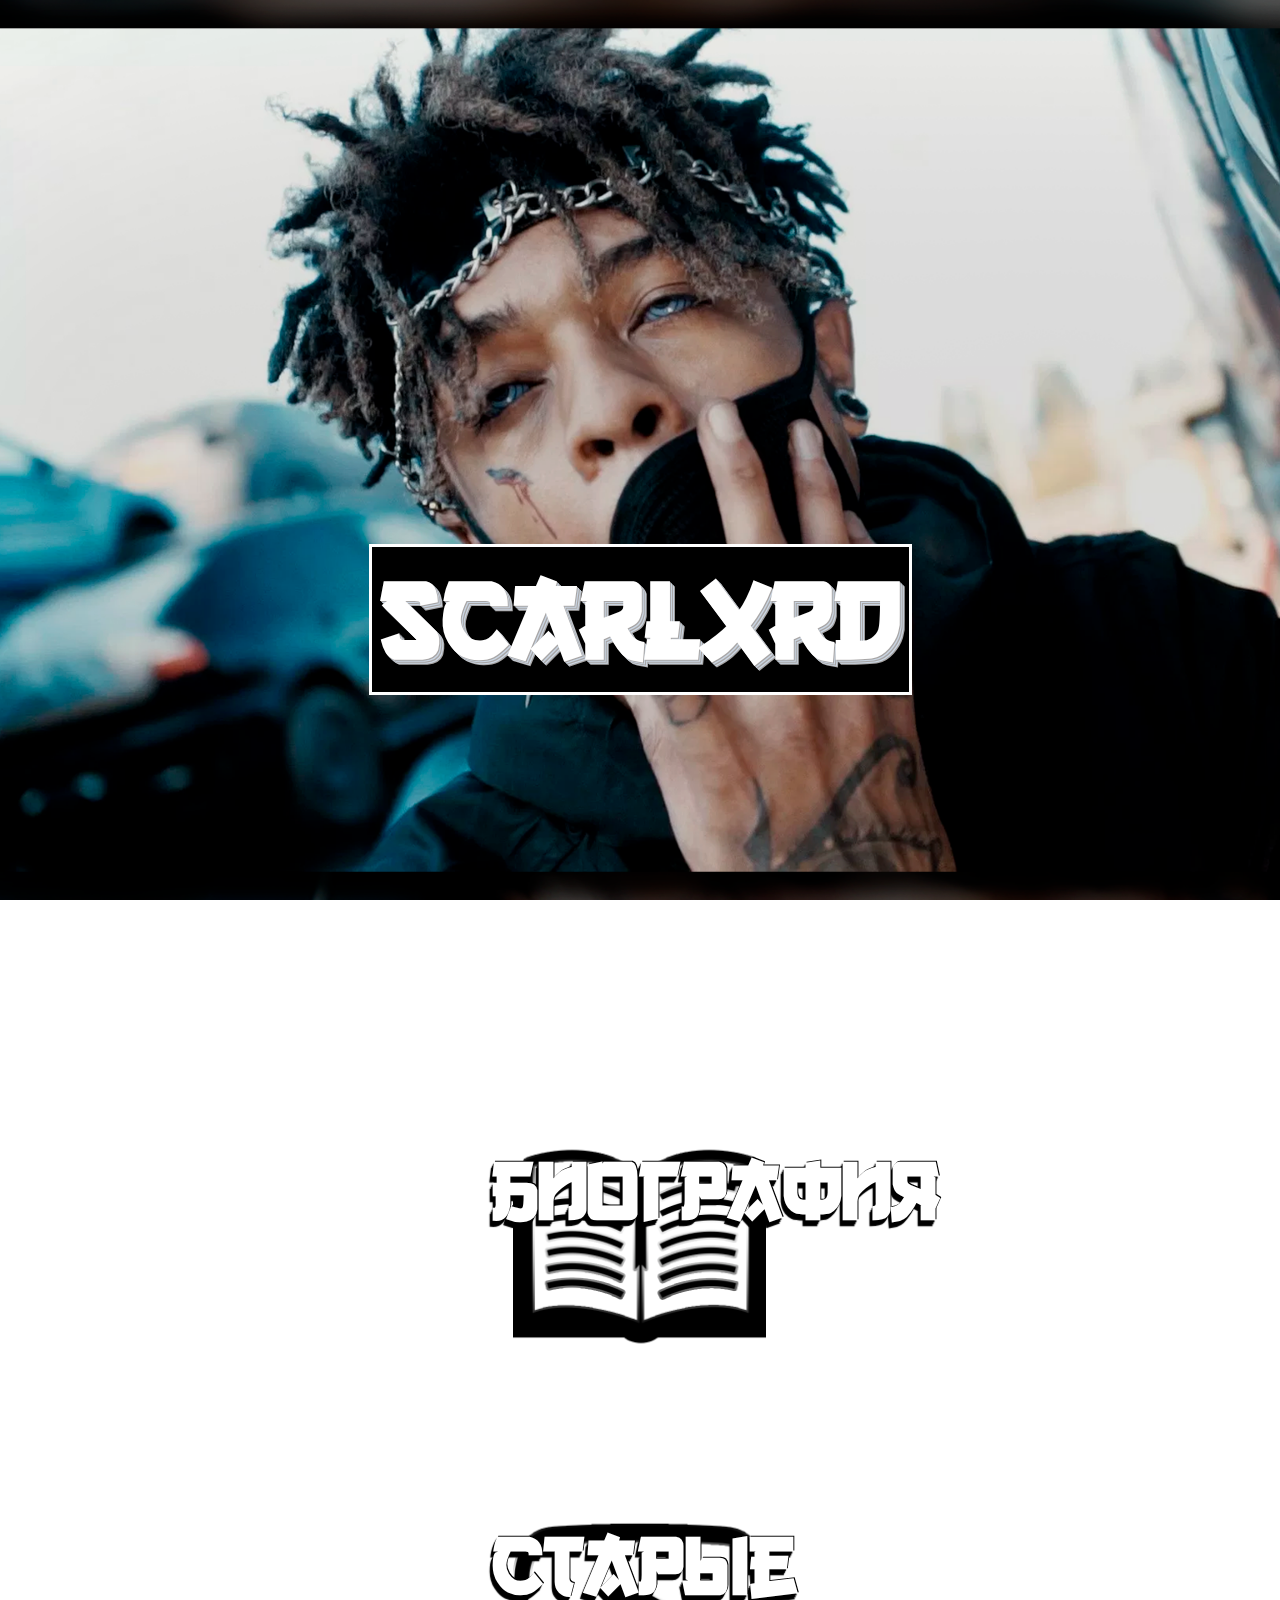
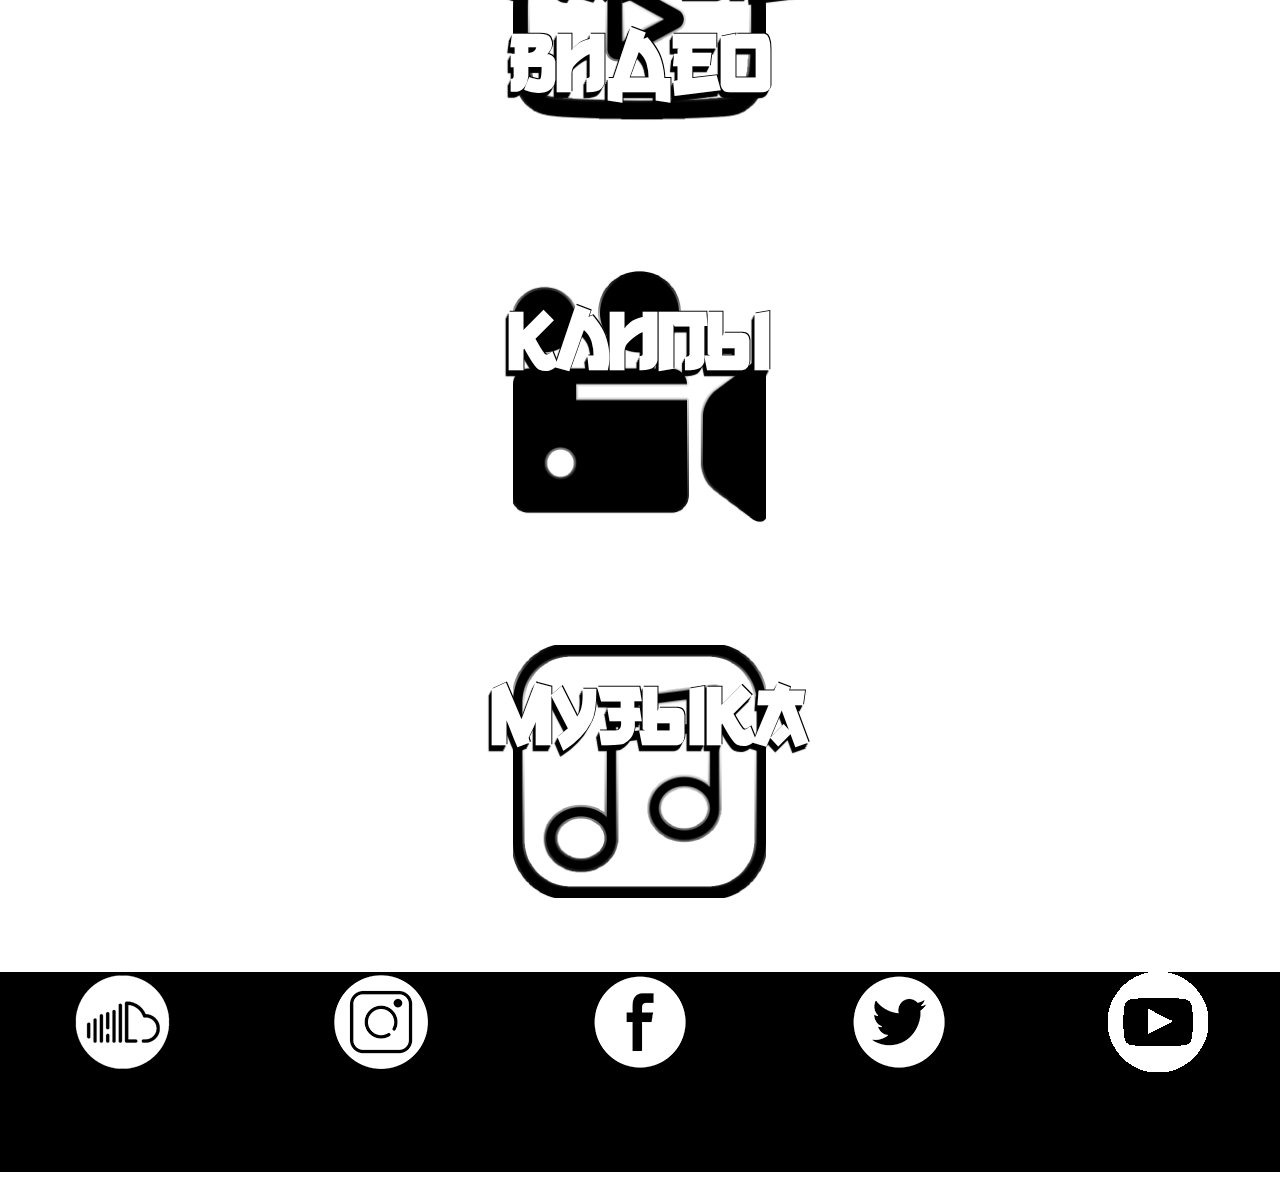
<file: index.html>
<!DOCTYPE html>
<html lang="ru">
<head>
    <meta charset="UTF-8">
    <title>SCARLXRD</title>
    <link rel=stylesheet
    href="style.css">
    <meta name="viewport"
          content="width=device-width,initial-scale=1">
</head>
<body>
    <header>
        <div class="head">
   <div class="head">
    <a class="guga" href="https://www.scarlxrd.com/"><h1 class="tuta">SCARLXRD</h1></a>
       
    </div>
        </div> 
     </header>
    <main>
    <div class="minue">
        
    <a class="first" href="indokcec.html"><h2>Биография</h2>
        
        </a>
        
    <a  class="first1" href="index3.html.html"><h2>Старые видео</h2>
                
        </a>
                            
        
    <a class="first2" href="index4.html"><h2>Клипы</h2>
         
        </a>
        
    <a class="first3" href="index5.html"><h2>Музыка</h2>
        </a>
    
        
        </div>
</main>
       
<footer>
 
    <div class="foot">
    
       <a href="https://soundcloud.com/scarlxrd"> <img src="soundcloud.png"></a>
      <a href="https://www.instagram.com/scarlxrd/"> <img src="ins.png"></a> 
       <a href="https://www.facebook.com/scarlxrd" ><img src="face.png"></a>
        <a href="https://twitter.com/scarlxrd" ><img src="twitter.png"></a>
        <a href="https://www.youtube.com/user/MazziMazVlogs" ><img src="youtube2.png"></a>
        
</div>
    
    </footer>




</body>
</html>
</file>
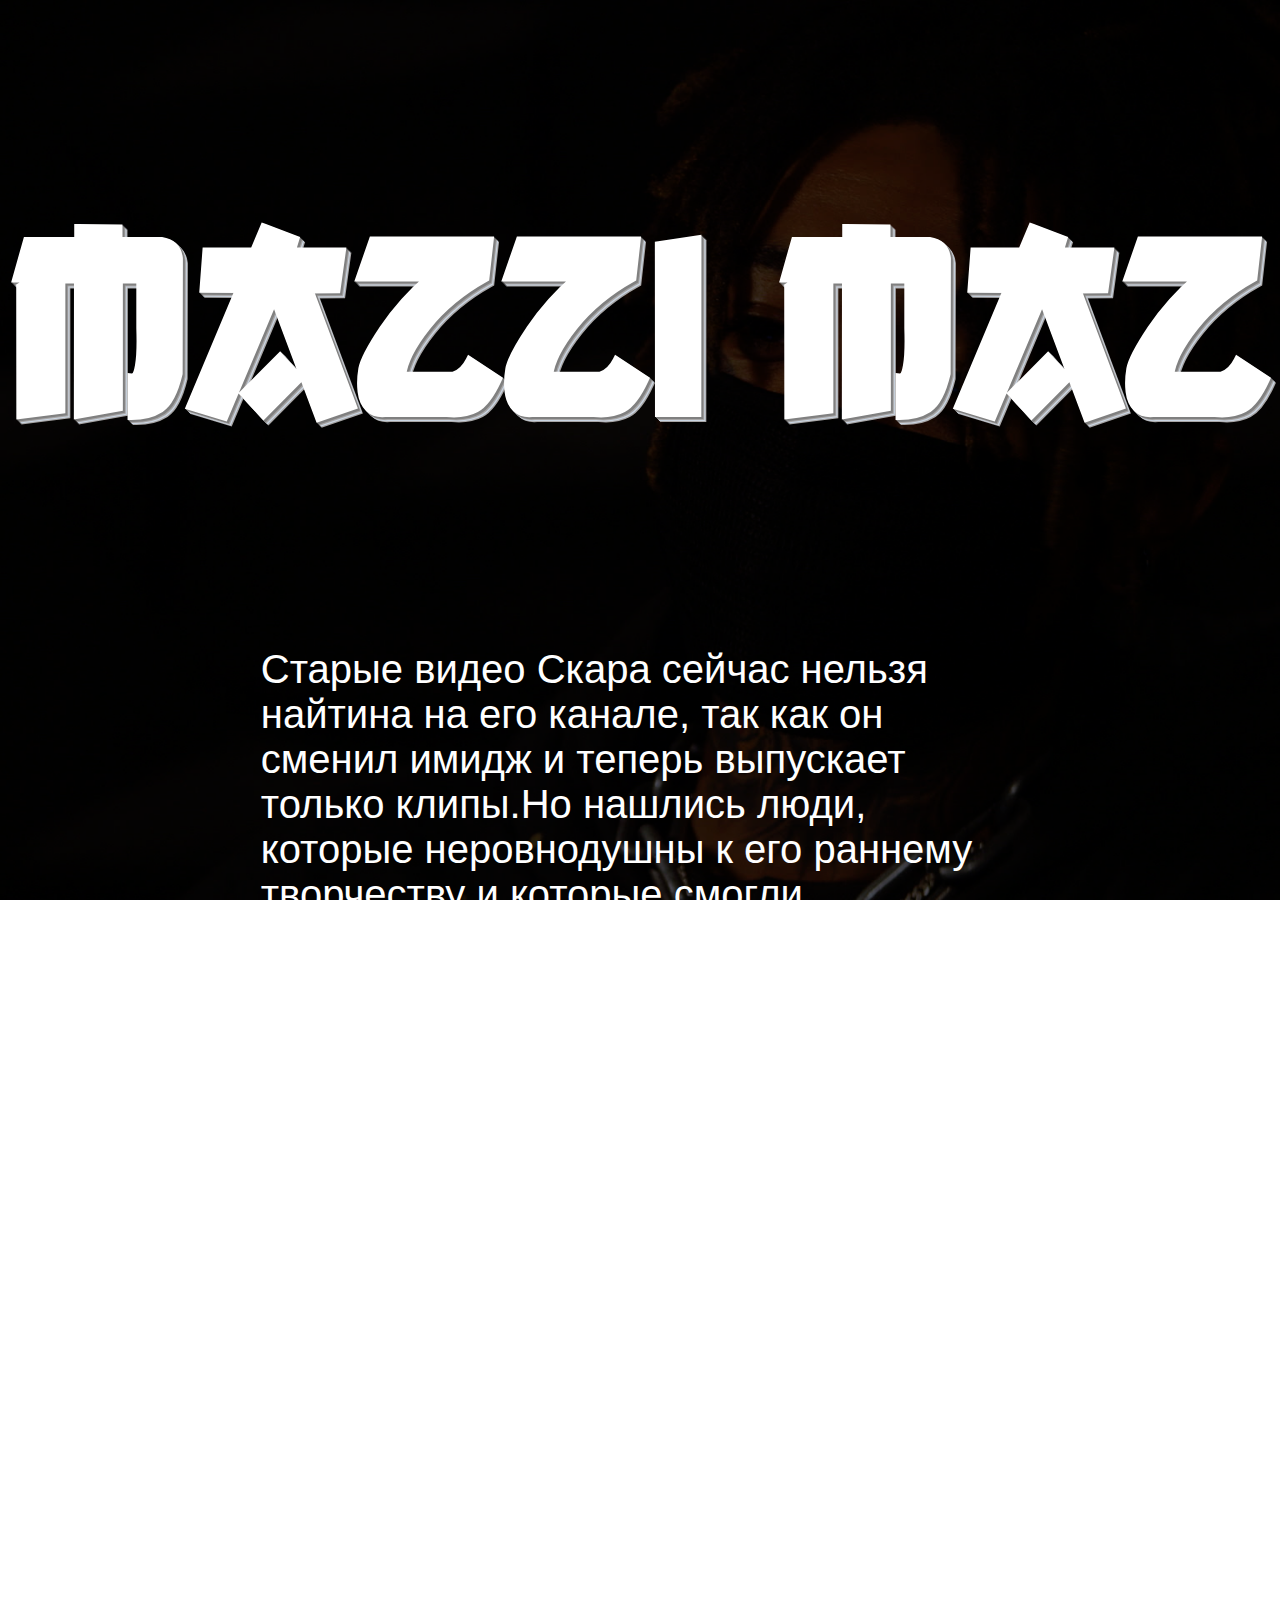
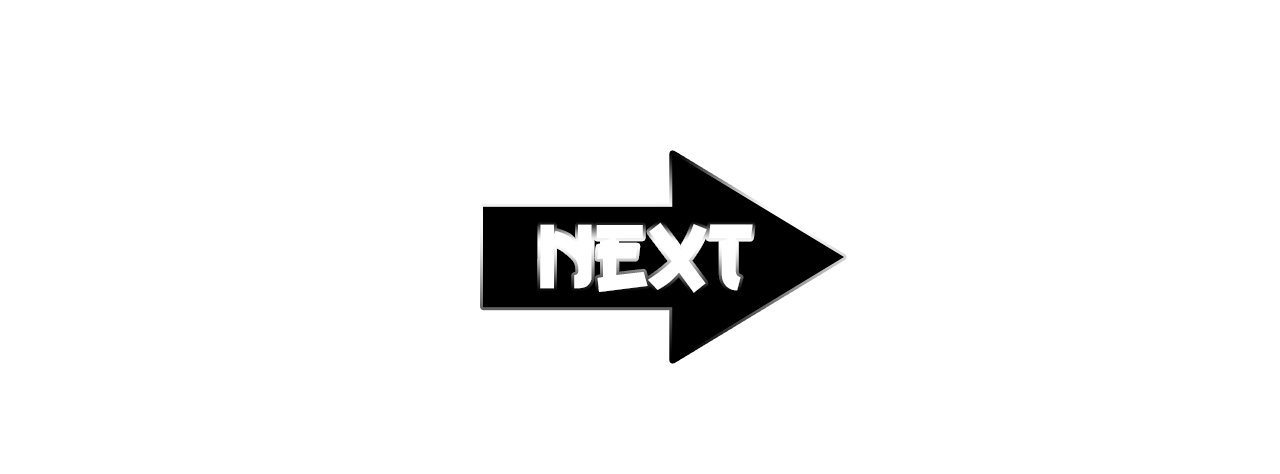
<file: index3.html.html>
<!DOCTYPE html>
<html lang="ru">
<head>
    <meta charset="UTF-8">
    <title>OLD VID</title>
    <link rel=stylesheet
    href="style3.css">
    <meta name="viewport"
          content="width=device-width,initial-scale=1">
</head>
<body>
    <header>
    <div class="tix">
    <h1>Mazzi Maz</h1>
        </div>
<div class="text">Старые видео Скара сейчас нельзя найтина на его канале, так как он сменил имидж
и теперь выпускает только клипы.Но нашлиcь люди, которые неровнодушны к его раннему 
творчеству и которые смогли перезалить все его старые видео на <b><a href="https://www.youtube.com/channel/UCDe-__yCfUt_xyEDfIGaLEw">Ютуб</a></b>.
    </div>
        </header>
    <main>
        <div class="all">
<div class="vidios">
    
    <div class="da">
    <iframe width="560" height="315" src="https://www.youtube.com/embed/w3O-_GCSv7E?controls=0" frameborder="0" allow="accelerometer; autoplay; encrypted-media; gyroscope; picture-in-picture" allowfullscreen></iframe>
    </div>
    
    <div class="da2">
    <iframe width="560" height="315" src="https://www.youtube.com/embed/CHI5w7jSSxs?controls=0" frameborder="0" allow="accelerometer; autoplay; encrypted-media; gyroscope; picture-in-picture" allowfullscreen></iframe>
    </div>
    
    <div class="da3">
    <iframe width="560" height="315" src="https://www.youtube.com/embed/DcOA23cxI4c?controls=0" frameborder="0" allow=" autoplay;  gyroscope" allowfullscreen></iframe>
    </div>
    
    </div>
    <div class="vidios2">
        
        <div class="da4">
    <iframe width="560" height="315" src="https://www.youtube.com/embed/Mu5BOwvYXyI?controls=0" frameborder="0" allow="accelerometer; autoplay; encrypted-media; gyroscope; picture-in-picture" allowfullscreen></iframe>
            </div>
        <div class="da5">
        <iframe width="560" height="315" src="https://www.youtube.com/embed/7DSpTc4DDGE?controls=0" frameborder="0" allow="accelerometer; autoplay; encrypted-media; gyroscope; picture-in-picture" allowfullscreen></iframe>
        </div>
        <div class="da6">
        <iframe width="560" height="315" src="https://www.youtube.com/embed/hxgiZLWmF3Q?controls=0" frameborder="0" allow="accelerometer; autoplay; encrypted-media; gyroscope; picture-in-picture" allowfullscreen></iframe>
        </div>
    </div>
            </div>
        </main>
    <footer>
            <div class="next">
        <a class="next" href="index4.html">
    <img src="next.png">
            </a>
            </div>
    </footer>
</body>
</html>
</file>
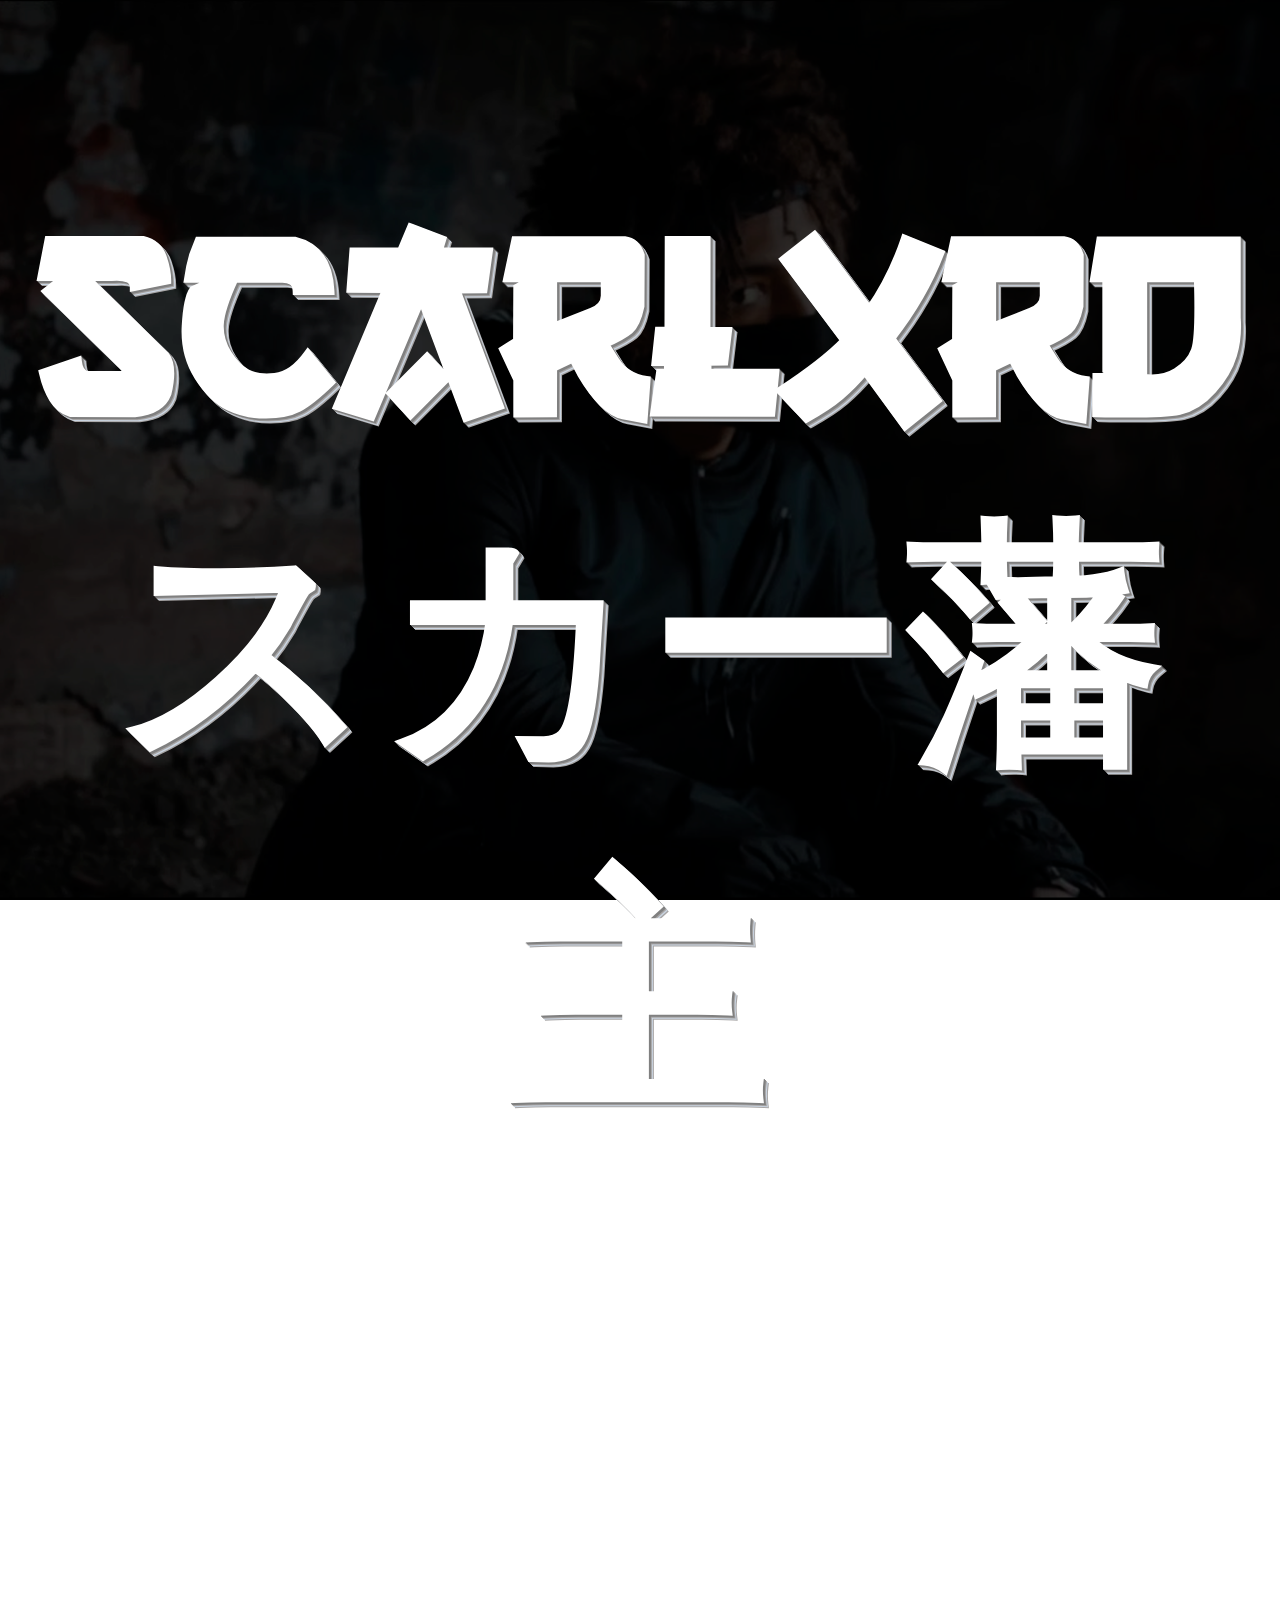
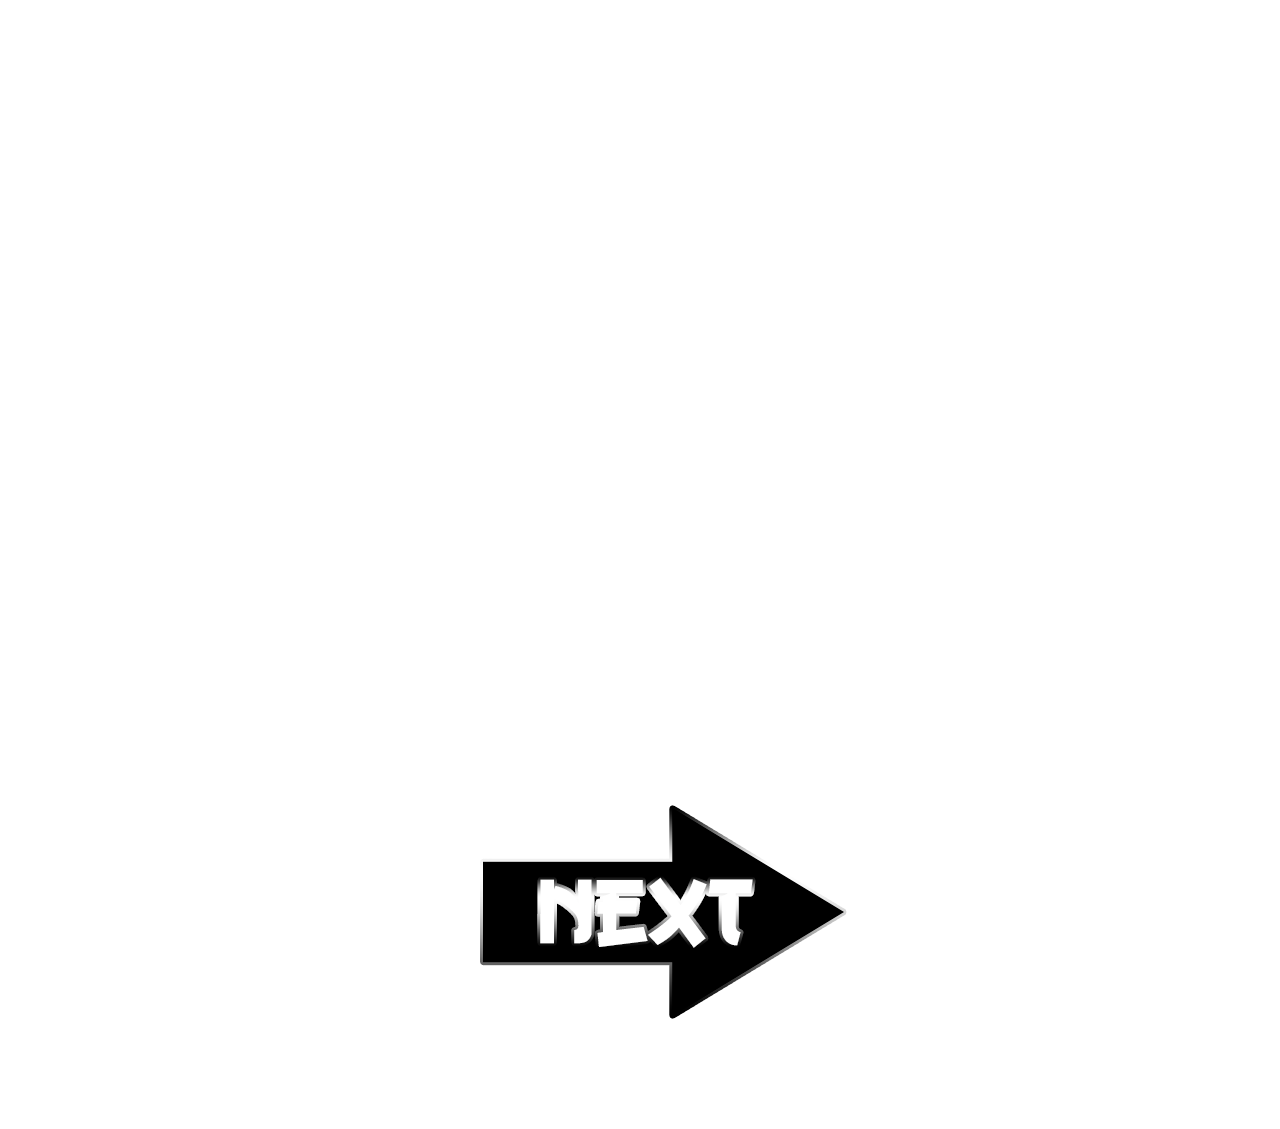
<file: index4.html>
<!DOCTYPE html>
<html lang="ru">
<head>
    <meta charset="UTF-8">
    <title>CLIPS</title>
    <link rel=stylesheet
    href="style4.css">
    <meta name="viewport"
          content="width=device-width,initial-scale=1">
</head>
<body>
    <header>
    <div class="tix">
    <h1>SCARLXRD<br>スカー藩主</h1>
        </div>
<div class="text">
    Первый клип Скар зилил на ютуб 2 года назад и назывался он "GIRLFRIEND",а вот
    клип на трек "HEART ATTAC" скоро перебьёт отметку в 60 мллионов просмотров. Его клипы сделаны в мрачных тонах для того чтобы слушаеть прочувствовал весь спектр эмоций.
    </div>
        </header>
    <main>
        <div class="all">
    <div class="vidios">
    
    <div class="da">
    <iframe width="560" height="315" src="https://www.youtube.com/embed/OC7cNS0GINo?controls=0" frameborder="0" allow="accelerometer; autoplay; encrypted-media; gyroscope; picture-in-picture" allowfullscreen></iframe>
    </div>
    
    <div class="da2">
<iframe width="560" height="315" src="https://www.youtube.com/embed/0NoV66hzeWk?controls=0" frameborder="0" allow="accelerometer; autoplay; encrypted-media; gyroscope; picture-in-picture" allowfullscreen></iframe>
    </div>
    
    <div class="da3">
 <iframe width="560" height="315" src="https://www.youtube.com/embed/UCc-csRS91I?controls=0" frameborder="0" allow="accelerometer; autoplay; encrypted-media; gyroscope; picture-in-picture" allowfullscreen></iframe>
    </div>
    
    </div>
    <div class="vidios2">
        
        <div class="da4">
   <iframe width="560" height="315" src="https://www.youtube.com/embed/hqaVjKwj-Ik?controls=0" frameborder="0" allow="accelerometer; autoplay; encrypted-media; gyroscope; picture-in-picture" allowfullscreen></iframe>
            </div>
        <div class="da5">
        <iframe width="560" height="315" src="https://www.youtube.com/embed/hPVqx5AX-sM?controls=0" frameborder="0" allow="accelerometer; autoplay; encrypted-media; gyroscope; picture-in-picture" allowfullscreen></iframe>
        </div>
        <div class="da6">
       <iframe width="560" height="315" src="https://www.youtube.com/embed/No5EHttfnWE?controls=0" frameborder="0" allow="accelerometer; autoplay; encrypted-media; gyroscope; picture-in-picture" allowfullscreen></iframe>
        </div>
    </div>
            </div>
        </main>
    <footer>
            <div class="next">
        <a class="next" href="index5.html">
    <img src="next.png">
            </a>
            </div>
    </footer>
</body>
</html>
</file>
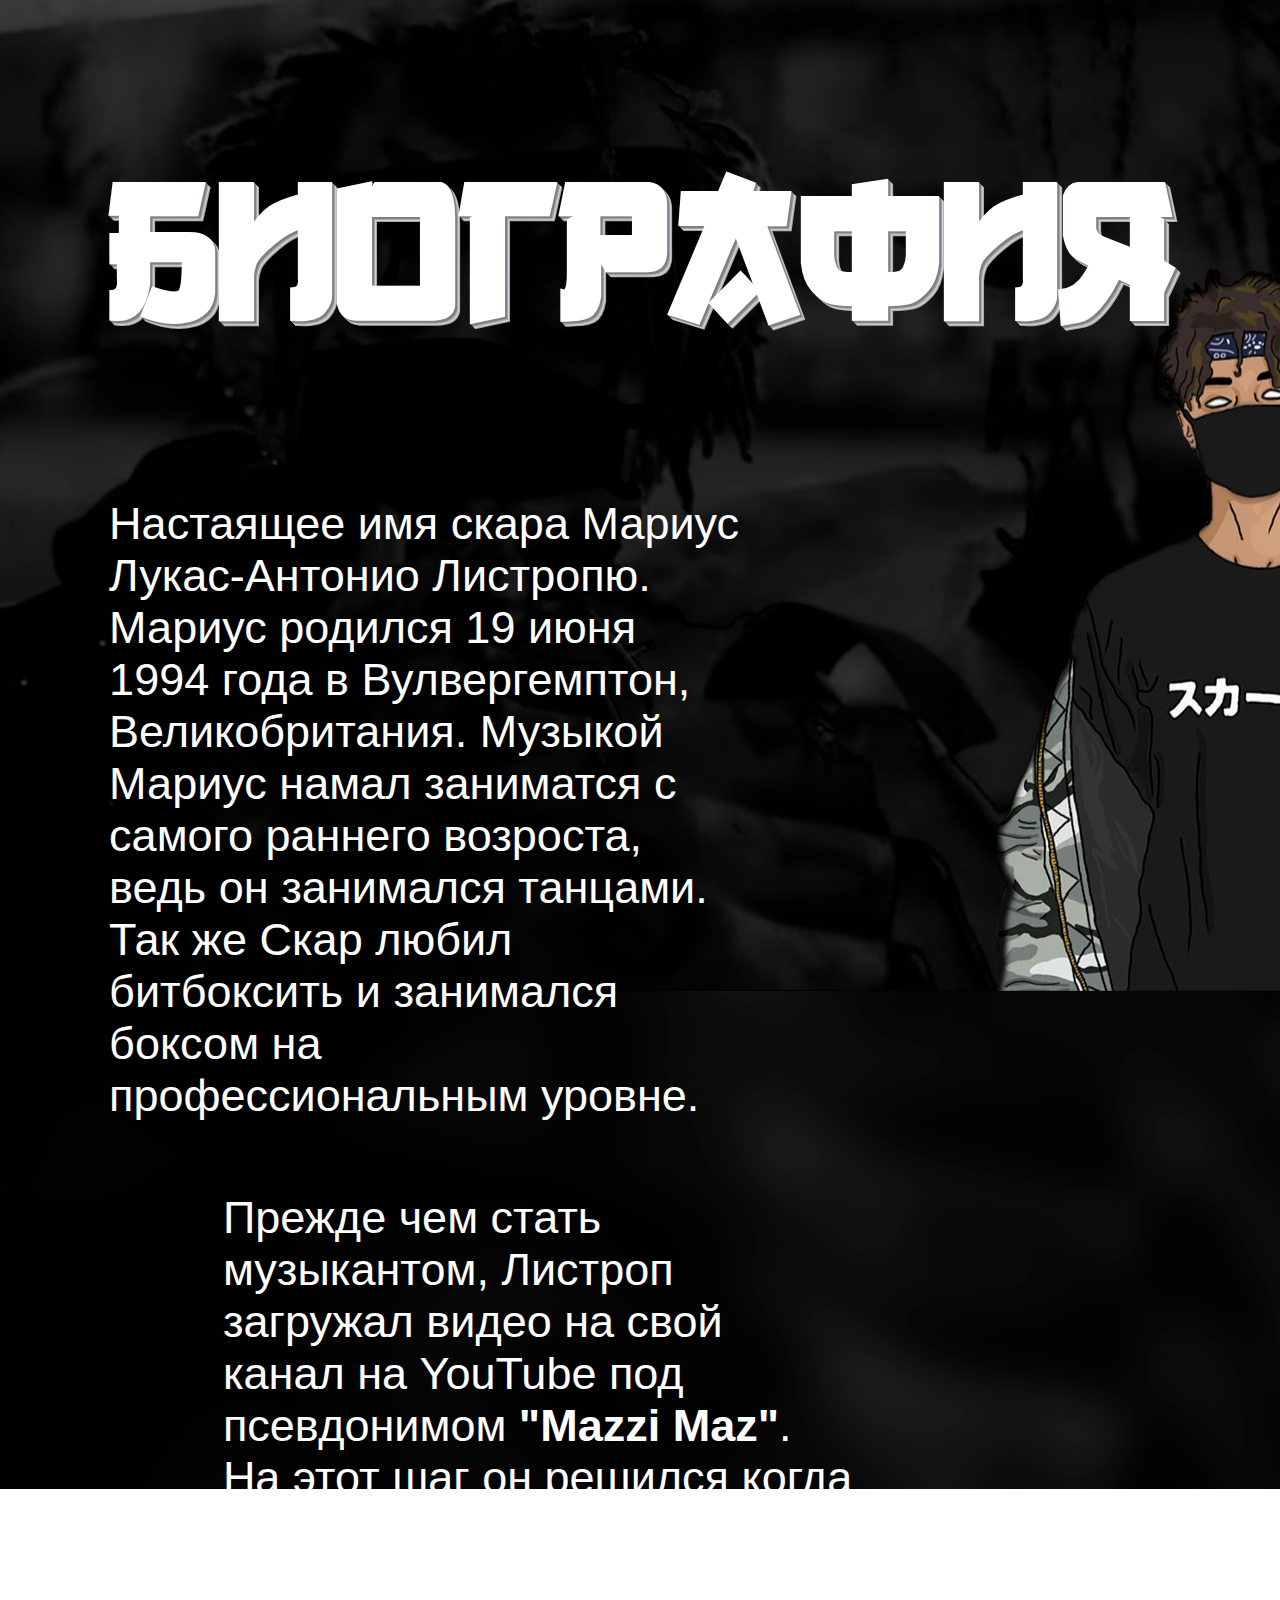
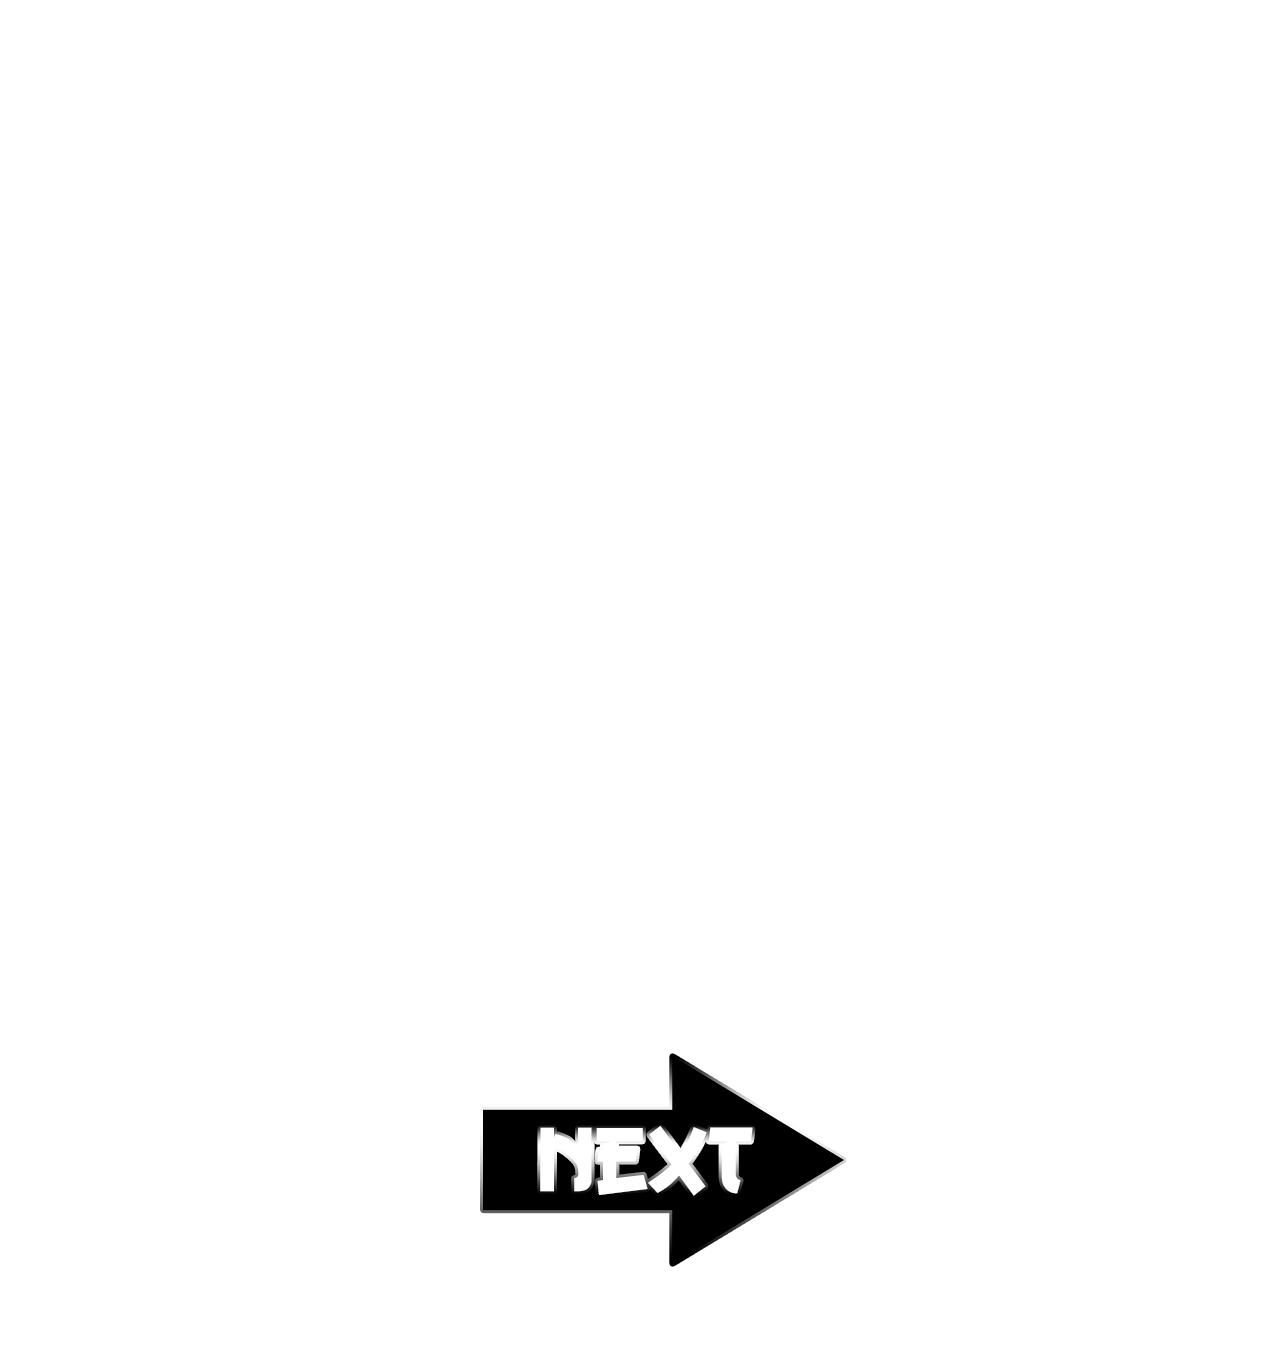
<file: indokcec.html>
<!DOCTYPE html>
<html lang="ru">
<head>
    <meta charset="UTF-8">
    <title>BIO</title>
    <link rel=stylesheet
    href="style2.css">
    <meta name="viewport"
          content="width=device-width,initial-scale=1">
</head>
<body>
    <header>
    <div class="bio">
<h1>Биография</h1>
         </div>
        </header>
    <main>
    <article>
<div class="txt">
    <p>Настаящее имя скара Мариус Лукас-Антонио Листропю.<br>
        Мариус родился 19 июня 1994 года в Вулвергемптон, Великобритания.
        Музыкой Мариус намал заниматся с самого раннего возроста, ведь
        он занимался танцами. Так же Скар любил битбоксить и занимался боксом
        на профессиональным уровне.  
    </p>   
</div>
        </article>
        <article>
        <div class="txt2">
        <p>Прежде чем стать музыкантом, Листроп загружал видео на свой
 канал на YouTube под псевдонимом <b><a href="https://www.youtube.com/channel/UCDe-__yCfUt_xyEDfIGaLEw">"Mazzi Maz"</a></b>. На этот шаг
 он решился когда у его матери начались проблемы с деньгами. За
 небольшое время он набрал больше 100 тысяч подписчиков, а через
 несколько месяцев, цифра подписчиков на его канале стала больше
 700 тысяч.</p>
            
            </div>
        </article>
        <article>
            <div class="txt">    <p>Затем он занял место вокалиста в рок-группе
 <b>Myth City</b>. В течение двух лет Мариус и его групп
а проводила различные туры по всей Великобритании
. В итоге, Мариус решился на сольную карьеру, вследствие
 чего покинул группу. Первый его релиз, <i>Sxurce Xne</i>,
 был выпущен в 2016 году под псевдонимом Scarlxrd. В июле того
 же года он выпустил альбом под названием <i>Savixur</i>. В июле
 вышел релиз — <i>Annx Dxmini</i>. В августе было выложено два
 микстейпа, <i>Rxse и lxrd</i>.
                </p> 
                </div>
            </article>
        <article>
                <div class="txt2">
                    
<p>
В 2017-ом году он выпускает релиз под названием <i>Chaxsthexry</i>.
 Трек под названием <i>«Heart Attack»</i> — который стал очень популярен
 и собрал на YouTube больше 50 млн просмотров, принёс Мариусу успех.
 Осенью выходит релиз Lxrdszn. На композиции <b>«Heart Attack»</b>, <b>«Lies Yxu</b>
 <b>Tell»</b>, <b>«6 Feet»</b>, <b>«King, Scar»</b> и <b>«Bands»</b> сняты видеоролики.
                </p>
                    </div>
        </article>
        <article>
        <div class="txt">
Также известно, что <b>Scarlxrd</b> уже работает над следующим альбомом
 <i>"Immxrtalisatixn"</i>.

Музыка Скара обладает безумной динамикой!
Его скрим и читка пробирает тебя до мурашек! Мариус никого не
 оставит ровнодушным
                        
        </div>
        
        </article>
        </main>
    <footer>
        <div class="next">
        <a class="next" href="index3.html.html">
    <img src="next.png">
            </a>
            </div>
    </footer>
</body>
</html>
</file>
<file: style.css>
@font-face {
    font-family: gang;
    src: url(gang.ttf); 
   }
@import url('https://fonts.googleapis.com/css?family=Russo+One&display=swap');
body{
    background-attachment: fixed;
    background-position:left;
    color:aqua  ;
    font-family:'gang';
    font-size: 56px;
    margin: -8px;
    background-size: cover;
    
}
.head{
    color:#ffffff;
    width: 100%;
    height: 1080px;
    background-image: url(scarlxrd.png);
    background-attachment: fixed;
    background-position: center;
    text-align: center;
    display: flex;
    justify-content: center;
    align-items: center;
    text-shadow: #a8a6a6 1px 1px 0, #cad5e2 2px 2px 0, 
                 #a8a6a6 3px 3px 0, #cad5e2 4px 4px 0, 
                 #a8a6a6 5px 5px 0;
    text-decoration: none;
    background-size:cover;
}
.tuta{
    margin-top: 250px;
    transition: 0.8s;
    border-style: solid;
    background-color: black;
    padding: 8px;
}
.tuta:hover{
     text-shadow: #646566 1px 1px 0, #8a8b8c 2px 2px 0, 
                 #646566 3px 3px 0,#8a8b8c 4px 4px 0, 
                 #646566 5px 5px 0;
    transition: 0.5s;
    color: black;
    background-color:#ffffff;
    border-radius: 90px;
}
a{
    text-decoration:none;
    color:#ffffff;
}
.minue{
    display: flex;
    justify-content: space-between;
    align-items: center;
    margin: 0px;
    color: white;
    background-image: url(scarlxdpone2.png);
    background-attachment: fixed;
    background-position: center;
    background-size:cover;
    height: 1080px;
}

.first{
width: 23%;
    height: 500px;
text-shadow: 1px -1px 0 black, -1px 2px 1px black, -2px 4px 1px black, -3px 6px 1px black, 40px 40px 20px rgba(0,0,0,0);
text-align: center;
    margin: 2%;
    margin-top: 0; 
transition: 0.7s;
background-image: url(open-book-top-view.png);
    background-size: 85%;
    background-repeat: no-repeat;
    background-position: center;
}
.first:hover{
transform: scale(0.9);
    
}
.first1{
width: 23%;
    height: 500px;
text-shadow: 1px -1px 0 black, -1px 2px 1px black, -2px 4px 1px black, -3px 6px 1px black, 40px 40px 20px rgba(0,0,0,0);
text-align: center;
    margin: 2%;
    margin-top: 0; 
transition: 0.7s;
background-image: url(youtube.png);
    background-origin: content-box;
    background-size: 85%;
    background-repeat: no-repeat;
    background-position: center;
}
.first1:hover{
transform: scale(0.9);
}
.first2{
width: 23%;
height: 500px;    
text-shadow: 1px -1px 0 black, -1px 2px 1px black, -2px 4px 1px black, -3px 6px 1px black, 40px 40px 20px rgba(0,0,0,0);
text-align: center;
    transition: 0.7s;
    margin: 2%;
    margin-top: 0;
    background-image: url(video-camera.png);
    background-size: 85%;
    background-repeat: no-repeat;
    background-position: center;
    
}
.first2:hover{
  transform: scale(0.9);
    
}

.first3{
width: 23%;
height: 500px;    
text-shadow: 1px -1px 0 black, -1px 2px 1px black, -2px 4px 1px black, -3px 6px 1px black, 40px 40px 20px rgba(0,0,0,0);
text-align: center;
    transition: 0.7s;
    margin: 2%;
    margin-top: 0;
    background-image: url(music-player.png);
    background-size: 85%;
    background-repeat: no-repeat;
    background-position: center;
    margin
}
.first3:hover{
   transform: scale(0.9); 
    
}
.foot{
    display: flex;
    justify-content: space-around;
    height: 200px;
    width: 100%;
    background-color: black;
    color: white;
}
@media (max-width: 1850px){
    .minue{
    display: flex;
    justify-content: space-between;
    align-items: center;
    flex-direction: column;
    margin: 0px;
    color: white;
    background-image: url(scarlxdpone2.png);
    background-attachment: fixed;
    background-size: cover;
    height: 1500px;
}
}
</file>
<file: style3.css>
@font-face {
    font-family: gang;
    src: url(gang.ttf); 
   }
@import url('https://fonts.googleapis.com/css?family=Ubuntu+Condensed&display=swap&subset=cyrillic');
body{
    background-image: url(mazzi.png);
    color: white;
    font-family: 'Ubuntu Condensed', sans-serif;
    font-size: 40px;
    background-attachment: fixed;
    transition: 0.7s;
    background-size: cover;
    background-position: center;
}
a{
    text-decoration:none;
    color:#ffffff;
}
.text{
width: 60%;
margin: auto;
}
.tix{
width: 100%;
    text-align: center;
margin: auto;
        font-family: gang;
    color:white;
    text-shadow: gray 1px 1px 0, gray 2px 2px 0, 
                 #a8a6a6 3px 3px 0, #cad5e2 4px 4px 0, 
                 #a8a6a6 5px 5px 0;
font-size: 130px;
}
.all{
}
.vidios{
    margin: 50px;
    display: flex;
    justify-content: space-around;
}
.vidios2{
    margin: 50px;
    display: flex;
    justify-content: space-around;
}
.next{
    margin-left: 20%;
    transition: 0.7s;
}
.next:hover{
    transform: scale(0.9);
}
.da{
    transition: 0.7s;
    width: 560px;
    height: 315px;
    margin: 30px;
}
.da:hover{
    transform: scale(0.95);
}
.da2{
     transition: 0.7s;
     width: 560px;
    height: 315px;
    margin: 30px;
}
.da2:hover{
    transform: scale(0.95);
}
.da3{
     transition: 0.7s;
     width: 560px;
    height: 315px;
    margin: 30px;
}
.da3:hover{
    transform: scale(0.95);
}
.da4{
     transition: 0.7s;
     width: 560px;
    height: 315px;
    margin: 30px;
}
.da4:hover{
    transform: scale(0.95);
} 
.da5{
     transition: 0.7s;
     width: 560px;
    height: 315px;
    margin: 30px;
}
.da5:hover{
   transform: scale(0.95);
} 
.da6{
     transition: 0.7s;
     width: 560px;
    height: 315px;
    margin: 30px;
}
.da6:hover{
    transform: scale(0.95);
} 
@media (max-width: 1850px){
    .vidios{
    margin: 50px;
    display: flex;
    flex-direction: column;
}
        .vidios2{
    margin: 50px;
    display: flex;
    flex-direction: column;
}

.all{
display: flex;
justify-content: space-around;
}
}
@media (max-width: 1350px){
  .all{
display: flex;
justify-content: center;
flex-direction: column;
      }
          .vidios{
    margin: 50px;
    display: flex;
    flex-direction: column;
    justify-content: center;
              margin: auto;
}
        .vidios2{
    margin: 50px;
    display: flex;
    flex-direction: column;
            margin: auto;
}
}
</file>
<file: style4.css>
@font-face {
    font-family: gang;
    src: url(gang.ttf); 
   }
@import url('https://fonts.googleapis.com/css?family=Ubuntu+Condensed&display=swap&subset=cyrillic');

a{
    text-decoration:none;
    color:#ffffff;
}
.text{
width: 60%;
margin: auto;
}
.tix{
width: 100%;
margin: auto;
text-align: center;
    font-family: gang;
    color:white;
    text-shadow: gray 1px 1px 0, gray 2px 2px 0, 
                 #a8a6a6 3px 3px 0, #cad5e2 4px 4px 0, 
                 #a8a6a6 5px 5px 0;
    font-size: 130px;
}
body{
    background-image: url(backscar.png);
    background-attachment: fixed;
    color: white;
    font-family: 'Ubuntu Condensed', sans-serif;
    font-size: 40px;
    background-attachment: fixed;
    transition: 0.7s;
    background-size: cover;
    background-position: center;
}
.vidios{
    margin: 50px;
    display: flex;
    justify-content: space-around;
}
.vidios2{
    margin: 50px;
    display: flex;
    justify-content: space-around;
}
.next{
    margin-left: 20%;
    transition: 0.7s;
}
.next:hover{
    transform: scale(0.9);
}
.da{
     transition: 0.7s;
    width: 560px;
    height: 315px;
    margin: 30px;
}
.da:hover{
    transform: scale(0.95);
}
.da2{
     transition: 0.7s;
     width: 560px;
    height: 315px;
    margin: 30px;
}
.da2:hover{
    transform: scale(0.95);
}
.da3{
     transition: 0.7s;
     width: 560px;
    height: 315px;
    margin: 30px;
}
.da3:hover{
    transform: scale(0.95);
}
.da4{
     transition: 0.7s;
     width: 560px;
    height: 315px;
    margin: 30px;
}
.da4:hover{
    transform: scale(0.95);
} 
.da5{
     transition: 0.7s;
     width: 560px;
    height: 315px;
    margin: 30px;
}
.da5:hover{
   transform: scale(0.95);
} 
.da6{
     transition: 0.7s;
     width: 560px;
    height: 315px;
    margin: 30px;
}
.da6:hover{
    transform: scale(0.95);
} 
@media (max-width: 1850px){
    .vidios{
    margin: 50px;
    display: flex;
    flex-direction: column;
}
        .vidios2{
    margin: 50px;
    display: flex;
    flex-direction: column;
}

.all{
display: flex;
justify-content: space-around;
}
}
@media (max-width: 1350px){
  .all{
display: flex;
justify-content: center;
flex-direction: column;
      }
          .vidios{
    margin: 50px;
    display: flex;
    flex-direction: column;
    justify-content: center;
              margin: auto;
}
        .vidios2{
    margin: 50px;
    display: flex;
    flex-direction: column;
            margin: auto;
}
}
</file>
<file: style2.css>
@font-face {
    font-family: gang;
    src: url(gang.ttf); 
   }
@import url('https://fonts.googleapis.com/css?family=Ubuntu+Condensed&display=swap&subset=cyrillic');

body{
    font-family: gang;
    background-image:url(BACKGRAUND.png);
    color: white;
    background-repeat: no-repeat;
    background-position: center;
    background-attachment: fixed;
}
.bio{
    width: 100%;
    text-align: center;
    margin: auto;
        font-family: gang;
    color:white;
    text-shadow: gray 1px 1px 0, gray 2px 2px 0, 
                 #a8a6a6 3px 3px 0, #cad5e2 4px 4px 0, 
                 #a8a6a6 5px 5px 0;
}
h1{
    font-size: 200px;
    font-family: 'gang';
}
.txt{
    margin-left: 8%;
    width: 50%;
    font-family:  'Ubuntu Condensed', sans-serif;
    font-size: 45px;
}
a{
    text-decoration:none;
    color:#ffffff;
}
.txt2{
    margin-top: 70px;
        
    margin-left: 17%;
    width: 50%;
    font-family:  'Ubuntu Condensed', sans-serif;
    font-size: 45px;
}
.next{
    margin-left: 20%;
    transition: 0.7s;
}
.next:hover{
    transform: scale(0.9);
}
</file>
